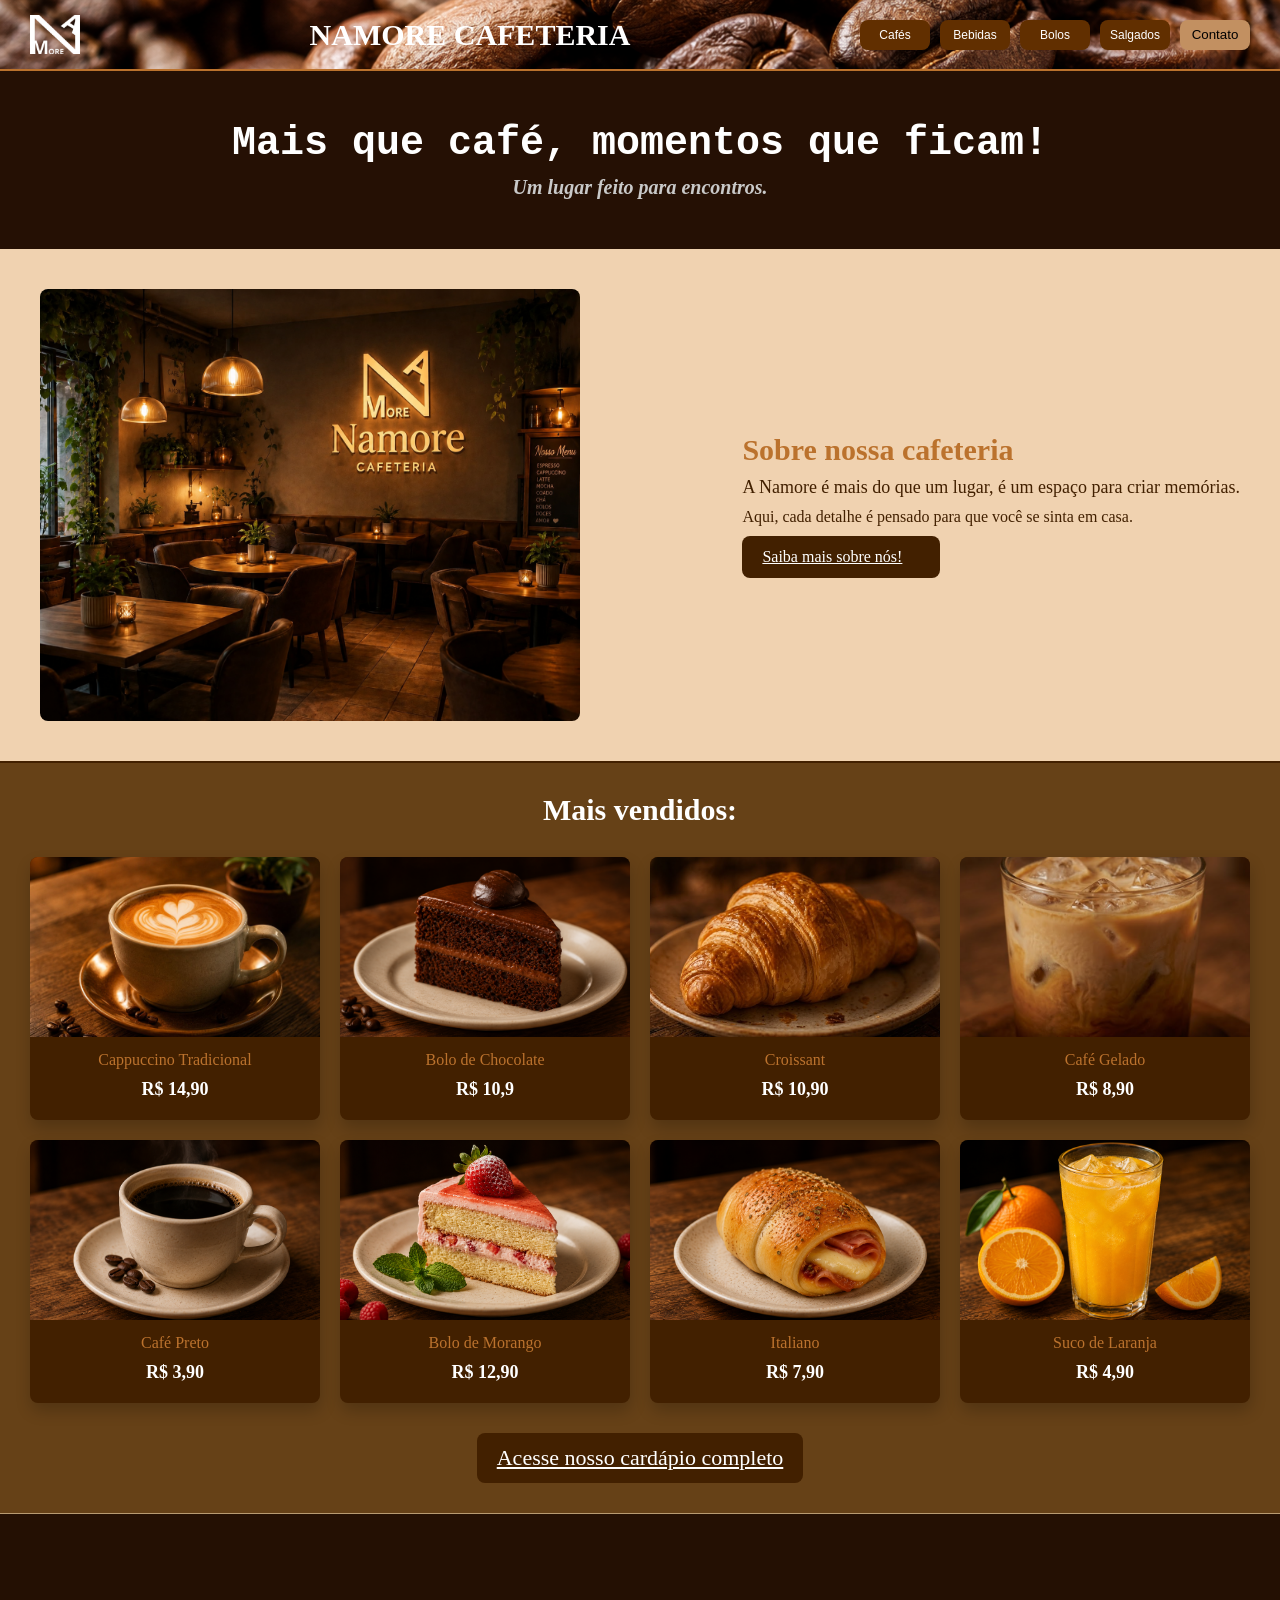
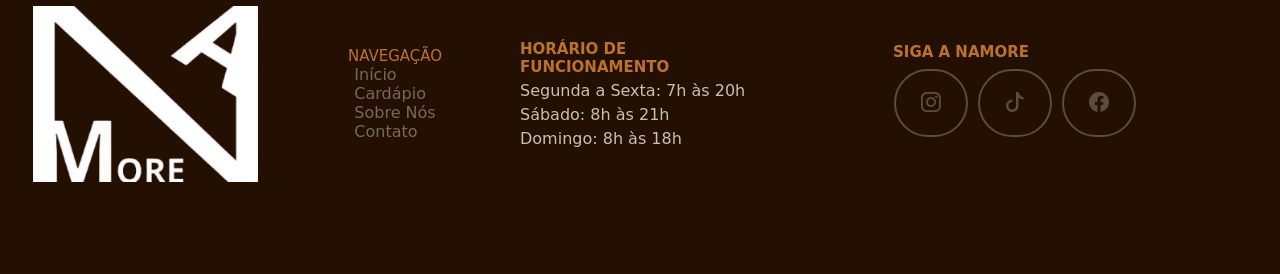
<file: index.html>
<!DOCTYPE html>
<html lang="pt-br">
<head>
    <meta charset="UTF-8">
    <meta name="viewport" content="width=device-width, initial-scale=1.0">
    <title>Namore Cafeteria</title>
    <link rel="stylesheet" href="index/style.css">
    <link rel="stylesheet" href="sobre/style-sobre.css">
    <link rel="stylesheet" href="https://cdn.jsdelivr.net/npm/bootstrap-icons@1.11.3/font/bootstrap-icons.min.css">
    <meta property="og:description" content="Um espaço aconchegante para viver momentos especiais com cafés, doces e boas conversas.">
    <meta property="og:type" content="website">
    <meta name="twitter:card" content="summary_large_image">
    <meta property="og:image" content="https://i.ibb.co/7dNnGS3p/logo-namore.png">
    <link rel="icon" type="image/png" href="index/img/logo-namore.png">

</head>
<body>

    <header>
        <div class="logo-nome">
            <img id="logo-cafeteria" src="index/img/logo-namore.png" alt="Logo Namore Cafeteria">
        </div>

        <h1 id="nome-cafeteria">NAMORE CAFETERIA</h1>

        <div class="botoes">
            <a href="#catalogo-produtos"><button class="botao-produto">Cafés</button></a>
            <a href="#catalogo-produtos"><button class="botao-produto">Bebidas</button></a>
            <a href="#catalogo-produtos"><button class="botao-produto">Bolos</button></a>
            <a href="#catalogo-produtos"><button class="botao-produto">Salgados</button></a>
            <a href="contato.html"><button class="botao-contato">Contato</button></a>
        </div>
    </header>

    <section class="frases">
        <h2 id="frase-principal">Mais que café, momentos que ficam!</h2>
        <h3 id="frase-secundaria">Um lugar feito para encontros.</h3>
    </section>

    <main>
        <section class="sobre">
            <img id="imagem-namore" src="index/img/sobre-namore.png" alt="Imagem da cafeteria Namore">
            <div class="descricao">
                <h3>Sobre nossa cafeteria</h3>
                <p id="p-descricao-cafe">A Namore é mais do que um lugar, é um espaço para criar memórias.</p>
                <p id="p-descricao-detalhe">Aqui, cada detalhe é pensado para que você se sinta em casa.</p>
                <a href="sobre-nos.html" class="link-botao">Saiba mais sobre nós!</a>
            </div>
        </section>

        <section class="ctlg">
            <h3 id="catalogo-produtos">Mais vendidos:</h3>
            <section class="card-produtos">

                <div class="cards">
                    <img class="imagem-catalogo" src="index/img/cappuccino.jpeg" alt="Cappuccino Tradicional">
                    <p class="descricao-produto">Cappuccino Tradicional</p>
                    <p class="preco-produto">R$ 14,90</p>
                </div>

                <div class="cards">
                    <img class="imagem-catalogo" src="index/img/bolo.png" alt="Bolo de Chocolate">
                    <p class="descricao-produto">Bolo de Chocolate</p>
                    <p class="preco-produto">R$ 10,9</p>
                </div>

                <div class="cards">
                    <img class="imagem-catalogo" src="index/img/salgado.png" alt="Croissant">
                    <p class="descricao-produto">Croissant</p>
                    <p class="preco-produto">R$ 10,90</p>
                </div>

                <div class="cards">
                    <img class="imagem-catalogo" src="index/img/bebida.png" alt="Café Gelado">
                    <p class="descricao-produto">Café Gelado</p>
                    <p class="preco-produto">R$ 8,90</p>
                </div>

                <div class="cards">
                    <img class="imagem-catalogo" src="index/img/cafepreto.png" alt="Café Preto">
                    <p class="descricao-produto">Café Preto</p>
                    <p class="preco-produto">R$ 3,90</p>
                </div>

                <div class="cards">
                    <img class="imagem-catalogo" src="index/img/bolo2.png" alt="Bolo de Morango">
                    <p class="descricao-produto">Bolo de Morango</p>
                    <p class="preco-produto">R$ 12,90</p>
                </div>

                <div class="cards">
                    <img class="imagem-catalogo" src="index/img/italiano.png" alt="Italiano">
                    <p class="descricao-produto">Italiano</p>
                    <p class="preco-produto">R$ 7,90</p>
                </div>

                <div class="cards">
                    <img class="imagem-catalogo" src="index/img/sucolaranja.png" alt="Suco de Laranja">
                    <p class="descricao-produto">Suco de Laranja</p>
                    <p class="preco-produto">R$ 4,90</p>
                </div>
            </section>
            <a href="cardapio.html" id="botao-produtos">Acesse nosso cardápio completo</a>
        </section>
    </main>

    <footer class="rodape">
        <div id="logo-rodape">
            <img src="index/img/logo-namore.png" alt="">
        </div>

        <div id="nav-rodape">
            <h3>NAVEGAÇÃO</h3>
            <ul>
                <a href="index.html"><li>Início</li></a>
                <a href="cardapio.html"><li>Cardápio</li></a>
                <a href="sobre-nos.html"><li>Sobre Nós</li></a>
                <a href="contato.html"><li>Contato</li></a>
            </ul>
        </div>

        <div id="infos-rodape">
        <div id="nav-infos">
            <h3>HORÁRIO DE FUNCIONAMENTO</h3>
            <ul>
                <li>Segunda a Sexta: 7h às 20h</li>
                <li>Sábado: 8h às 21h</li>
                <li>Domingo: 8h às 18h</li>
            </ul>
        </div>
        </div>
        
        <div id="redes-sociais">
            <h3>SIGA A NAMORE</h3>
            <div id="icon-redes">
                <ul>
                    <a href="https://www.instagram.com" target="_blank"><li><i class="bi bi-instagram"></i></li></a>
                    <a href="https://www.tiktok.com/" target="_blank"><li><i class="bi bi-tiktok"></i></li></a>
                    <a href="https://www.facebook.com" target="_blank"><li><i class="bi bi-facebook"></i></li></a>
                </ul>
            </div>           
        </div>
    </footer>   
</div>


</body>
</html>
</file>
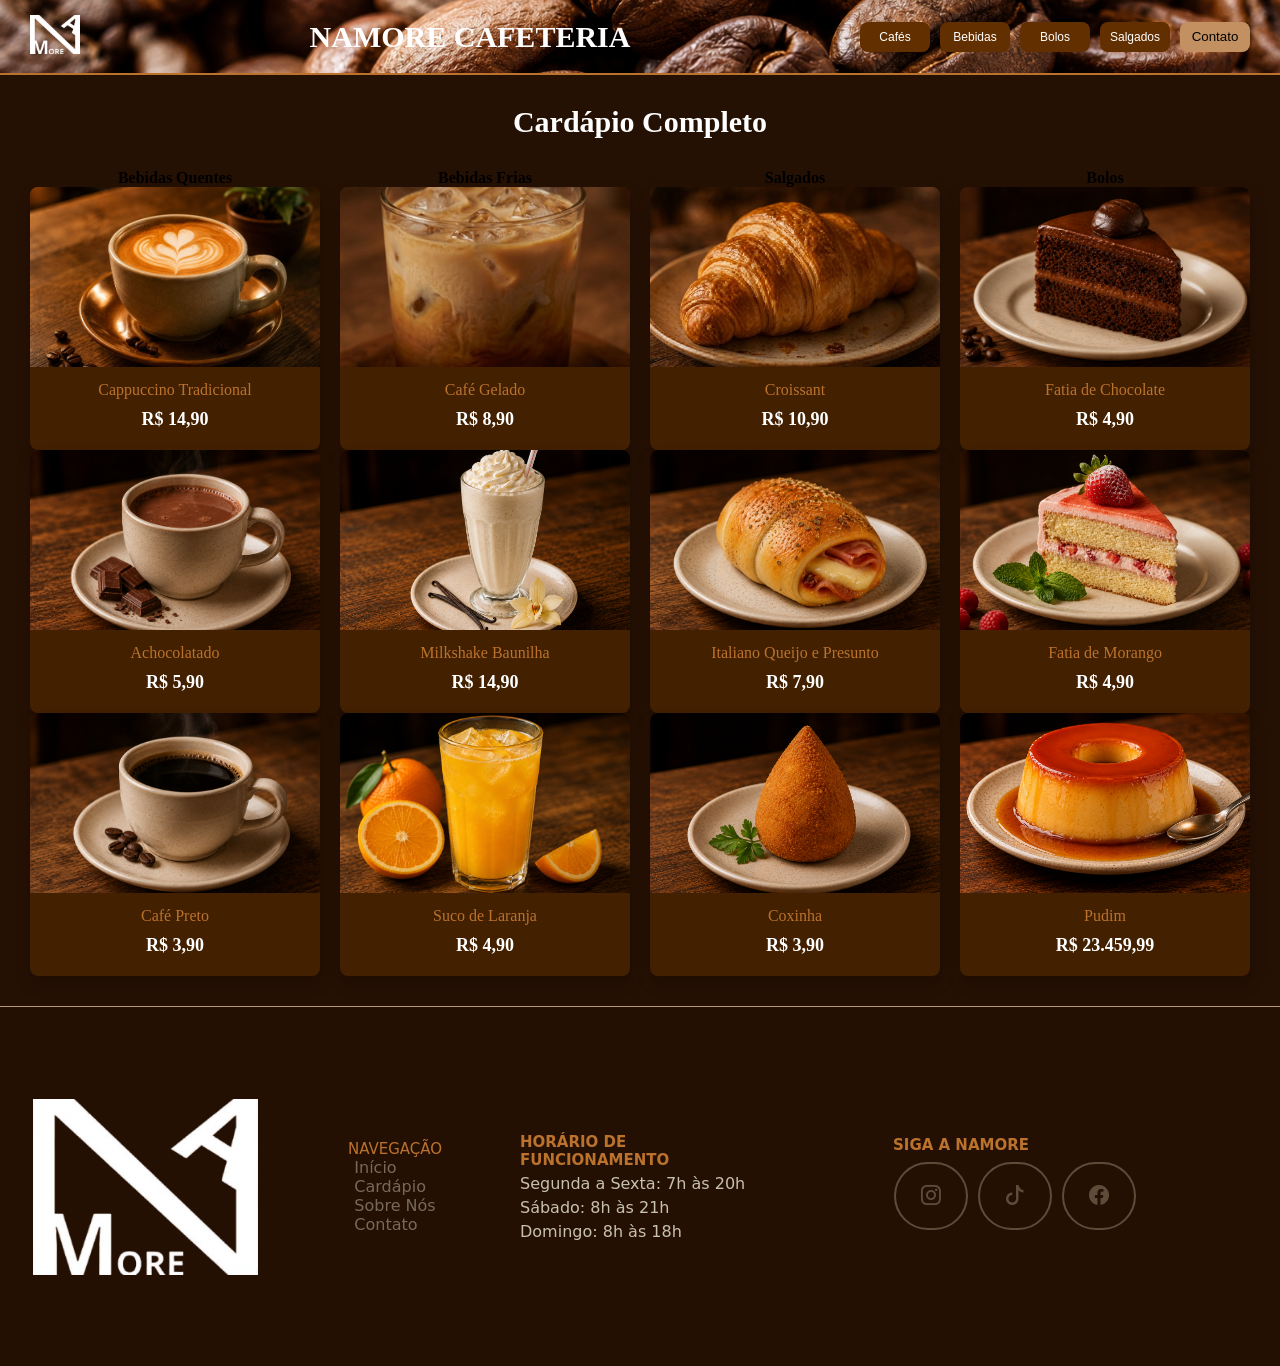
<file: cardapio.html>
<!DOCTYPE html>
<html lang="pt-br">
<head>
    <meta charset="UTF-8">
    <meta name="viewport" content="width=device-width, initial-scale=1.0">
    <title>Cardápio - Namore Cafeteria</title>
    <link rel="stylesheet" href="index/style.css">
    <link rel="stylesheet" href="sobre/style-sobre.css">
    <link rel="stylesheet" href="https://cdn.jsdelivr.net/npm/bootstrap-icons@1.11.3/font/bootstrap-icons.min.css">
    <meta property="og:description" content="Um espaço aconchegante para viver momentos especiais com cafés, doces e boas conversas.">
    <meta property="og:type" content="website">
    <meta name="twitter:card" content="summary_large_image">
    <meta property="og:image" content="https://i.ibb.co/7dNnGS3p/logo-namore.png">
    <link rel="icon" type="image/png" href="index/img/logo-namore.png">
</head>
<body>
    
<header>
        <div class="logo-nome">
            <a href="index.html"><img id="logo-cafeteria" src="index/img/logo-namore.png" alt="Logo Namore Cafeteria"></a>
        </div>

        <h1 id="nome-cafeteria">NAMORE CAFETERIA</h1>

        <div class="botoes">
            <a href="#catalogo-produtos"><button class="botao-produto">Cafés</button></a>
            <a href="#catalogo-produtos"><button class="botao-produto">Bebidas</button></a>
            <a href="#catalogo-produtos"><button class="botao-produto">Bolos</button></a>
            <a href="#catalogo-produtos"><button class="botao-produto">Salgados</button></a>
            <a href="contato.html"><button class="botao-contato">Contato</button></a>
        </div>
    </header>

    
    <section class="ctlg">
            <h3 id="catalogo-produtos">Cardápio Completo</h3>
            <div class="elementos">
            </div>
            <section class="card-produtos">
                <div class="card-bebida-quente">
                    <h4>Bebidas Quentes</h4>
                    <div>
                        <div class="cards">
                            <img class="imagem-catalogo" src="cardapio/img/cappuccino.jpeg" alt="Cappuccino Tradicional">
                            <p class="descricao-produto">Cappuccino Tradicional</p>
                            <p class="preco-produto">R$ 14,90</p>
                        </div>

                        <div class="cards">
                            <img class="imagem-catalogo" src="cardapio/img/bebidaquentechocolate.png" alt="Achocolatado">
                            <p class="descricao-produto">Achocolatado</p>
                            <p class="preco-produto">R$ 5,90</p>
                        </div>

                        <div class="cards">
                            <img class="imagem-catalogo" src="cardapio/img/cafepreto.png" alt="Café Preto">
                            <p class="descricao-produto">Café Preto</p>
                            <p class="preco-produto">R$ 3,90</p>
                        </div>
                    </div>
                </div>

                <div class="card-bebida-fria">
                    <h4>Bebidas Frias</h4>
                    <div class="cards">
                        <img class="imagem-catalogo" src="cardapio/img/bebida.png" alt="Café Gelado">
                        <p class="descricao-produto">Café Gelado</p>
                        <p class="preco-produto">R$ 8,90</p>
                    </div>

                    <div class="cards">
                        <img class="imagem-catalogo" src="cardapio/img/milkshakebaunilha.png" alt="Milkshake de Baunilha">
                        <p class="descricao-produto">Milkshake Baunilha</p>
                        <p class="preco-produto">R$ 14,90</p>
                    </div>
                    <div class="cards">
                        <img class="imagem-catalogo" src="cardapio/img/sucolaranja.png" alt="Suco de Laranja">
                        <p class="descricao-produto">Suco de Laranja</p>
                        <p class="preco-produto">R$ 4,90</p>
                    </div>
                </div>

                <div class="card-salgado">
                    <h4>Salgados</h4>
                    <div class="cards">
                        <img class="imagem-catalogo" src="cardapio/img/salgado.png" alt="Croissant">
                        <p class="descricao-produto">Croissant</p>
                        <p class="preco-produto">R$ 10,90</p>
                    </div>

                    <div class="cards">
                        <img class="imagem-catalogo" src="cardapio/img/italiano.png" alt="Italiano (Joelho)">
                        <p class="descricao-produto">Italiano Queijo e Presunto</p>
                        <p class="preco-produto">R$ 7,90</p>
                    </div>
                    <div class="cards">
                        <img class="imagem-catalogo" src="cardapio/img/coxinha.png" alt="Cozinha">
                        <p class="descricao-produto">Coxinha</p>
                        <p class="preco-produto">R$ 3,90</p>
                    </div>
                </div>

                <div class="card-bolo">
                    <h4>Bolos</h4>
                    <div class="cards">
                        <img class="imagem-catalogo" src="cardapio/img/bolo.png" alt="Fatia Chocolate">
                        <p class="descricao-produto">Fatia de Chocolate</p>
                        <p class="preco-produto">R$ 4,90</p>
                    </div>

                    <div class="cards">
                        <img class="imagem-catalogo" src="cardapio/img/bolo2.png" alt="Fatia Morango">
                        <p class="descricao-produto">Fatia de Morango</p>
                        <p class="preco-produto">R$ 4,90</p>
                    </div>

                    <div class="cards">
                        <img class="imagem-catalogo" src="cardapio/img/pudim.png" alt="Pudim">
                        <p class="descricao-produto">Pudim</p>
                        <p class="preco-produto">R$ 23.459,99</p>
                    </div>
                </div>
            </section>
        </section>

    <footer class="rodape">
        <div id="logo-rodape">
            <img src="index/img/logo-namore.png" alt="">
        </div>

        <div id="nav-rodape">
            <h3>NAVEGAÇÃO</h3>
            <ul>
                <a href="index.html"><li>Início</li></a>
                <a href="cardapio.html"><li>Cardápio</li></a>
                <a href="sobre-nos.html"><li>Sobre Nós</li></a>
                <a href="contato.html"><li>Contato</li></a>
            </ul>
        </div>

        <div id="infos-rodape">
        <div id="nav-infos">
            <h3>HORÁRIO DE FUNCIONAMENTO</h3>
            <ul>
                <li>Segunda a Sexta: 7h às 20h</li>
                <li>Sábado: 8h às 21h</li>
                <li>Domingo: 8h às 18h</li>
            </ul>
        </div>
        </div>
        
        <div id="redes-sociais">
            <h3>SIGA A NAMORE</h3>
            <div id="icon-redes">
                <ul>
                    <a href="https://www.instagram.com" target="_blank"><li><i class="bi bi-instagram"></i></li></a>
                    <a href="https://www.tiktok.com/" target="_blank"><li><i class="bi bi-tiktok"></i></li></a>
                    <a href="https://www.facebook.com" target="_blank"><li><i class="bi bi-facebook"></i></li></a>
                </ul>
            </div>           
        </div>
    </footer>
</div>

</body>
</html>
</file>
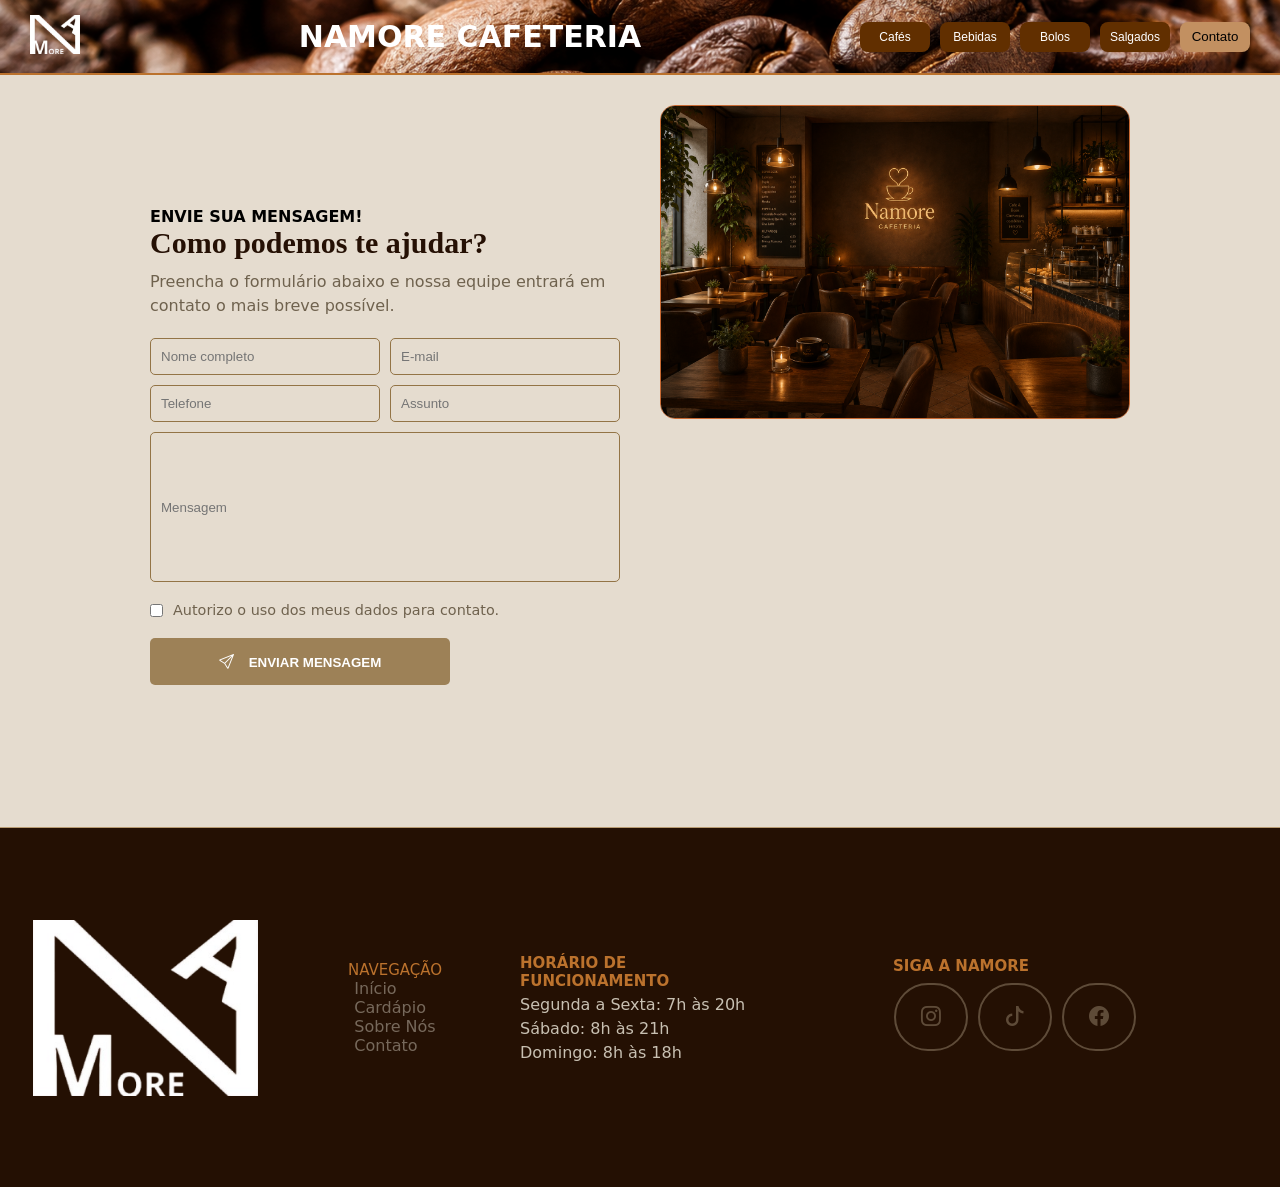
<file: contato.html>
<!DOCTYPE html>
<html lang="pt-br">
<head>
    <meta charset="UTF-8">
    <meta name="viewport" content="width=device-width, initial-scale=1.0">
    <title>Fale com a Cafeteria Namore</title>
    <link rel="stylesheet" href="index/style.css">
    <link rel="stylesheet" href="sobre/style-sobre.css">
    <link rel="stylesheet" href="https://cdn.jsdelivr.net/npm/bootstrap-icons@1.11.3/font/bootstrap-icons.min.css">
    <meta property="og:description" content="Um espaço aconchegante para viver momentos especiais com cafés, doces e boas conversas.">
    <meta property="og:type" content="website">
    <meta name="twitter:card" content="summary_large_image">
    <meta property="og:image" content="https://i.ibb.co/7dNnGS3p/logo-namore.png">
    <link rel="icon" type="image/png" href="index/img/logo-namore.png">

</head>
<body class="formulario-body">
    <header>
        <div class="logo-nome">
            <a href="index.html"><img id="logo-cafeteria" src="index/img/logo-namore.png" alt="Logo Namore Cafeteria"></a>
        </div>

        <h1 id="nome-cafeteria">NAMORE CAFETERIA</h1>

        <div class="botoes">
            <a href="#catalogo-produtos"><button class="botao-produto">Cafés</button></a>
            <a href="#catalogo-produtos"><button class="botao-produto">Bebidas</button></a>
            <a href="#catalogo-produtos"><button class="botao-produto">Bolos</button></a>
            <a href="#catalogo-produtos"><button class="botao-produto">Salgados</button></a>
            <a href="contato.html"><button class="botao-contato">Contato</button></a>
        </div>
    </header>

        <div class="container"> 

        <section class="formulario">
            <div class="form-esq">
                <div id="txt-form">
                    <h4>ENVIE SUA MENSAGEM!</h4>
                    <h3>Como podemos te ajudar?</h3>
                    <p>Preencha o formulário abaixo e nossa equipe entrará em contato o mais breve possível.</p>
                </div>    

                <div id="forms">
                    <div id="form-linha">
                        <input type="text" placeholder="Nome completo" name="nome" id="form">
                        <input type="text" placeholder="E-mail" name="email" id="form">
                    </div>    

                    <div id="form-linha">
                        <input type="text" placeholder="Telefone" name="tel" id="form">
                        <input type="text" placeholder="Assunto" name="assunto" id="form">
                    </div>
                    <div id="form-linha" class="form-area" >
                        <input type="text" placeholder="Mensagem" name="msg" id="form">
                    </div>
                    
                    <div class="checkbox-line">
                        <input type="checkbox" name="" id="">
                        <p>Autorizo o uso dos meus dados para contato.  </p>
                    </div>

                    <div id="form-linha">
                        <button id="enviar-msg"><i class="bi bi-send"></i>ENVIAR MENSAGEM</button>
                    </div>
                </div>
            

            </div>
            <div class="form-dir">
                <div id="form-img">
                    <img src="sobre/img-sobre/cafeteria-namore.png" alt="">
                </div>
                <div class="mapa">
                    <iframe class ="mapa" src="https://www.google.com/maps/embed?pb=!1m18!1m12!1m3!1d3675.4440674554194!2d-43.12559932489974!3d-22.896986179262004!2m3!1f0!2f0!3f0!3m2!1i1024!2i768!4f13.1!3m3!1m2!1s0x9983db3ec4f5d1%3A0xc3a8e6eec9b55efa!2sSenac%20Niter%C3%B3i!5e0!3m2!1spt-BR!2sbr!4v1780336395350!5m2!1spt-BR!2sbr" width="600" height="450" style="border:0;" allowfullscreen="" loading="lazy" referrerpolicy="no-referrer-when-downgrade"></iframe>
                </div>
                
            </div>
        </section>

    </div>

    <footer class="rodape">
        <div id="logo-rodape">
            <img src="index/img/logo-namore.png" alt="">
        </div>

        <div id="nav-rodape">
            <h3>NAVEGAÇÃO</h3>
            <ul>
                <a href="index.html"><li>Início</li></a>
                <a href="cardapio.html"><li>Cardápio</li></a>
                <a href="sobre-nos.html"><li>Sobre Nós</li></a>
                <a href="contato.html"><li>Contato</li></a>
            </ul>
        </div>

        <div id="infos-rodape">
        <div id="nav-infos">
            <h3>HORÁRIO DE FUNCIONAMENTO</h3>
            <ul>
                <li>Segunda a Sexta: 7h às 20h</li>
                <li>Sábado: 8h às 21h</li>
                <li>Domingo: 8h às 18h</li>
            </ul>
        </div>
        </div>
        
        <div id="redes-sociais">
            <h3>SIGA A NAMORE</h3>
            <div id="icon-redes">
                <ul>
                    <a href="https://www.instagram.com" target="_blank"><li><i class="bi bi-instagram"></i></li></a>
                    <a href="https://www.tiktok.com/" target="_blank"><li><i class="bi bi-tiktok"></i></li></a>
                    <a href="https://www.facebook.com" target="_blank"><li><i class="bi bi-facebook"></i></li></a>
                </ul>
            </div>           
        </div>
    </footer>

<div id="alerta-sucesso" class="alerta-escondido">
    <div class="alerta-conteudo">
        <i class="bi bi-check-circle-fill icone-sucesso"></i>
        <h3>Mensagem Enviada!</h3>
        <p>Sua mensagem foi enviada com sucesso. Em breve entraremos em contato!</p>
        <button id="fechar-alerta">OK</button>
    </div>
</div>

<script>
    const btnEnviar = document.getElementById('enviar-msg');
    const modalAlerta = document.getElementById('alerta-sucesso');
    const btnFechar = document.getElementById('fechar-alerta');

    btnEnviar.addEventListener('click', function(event) {
        event.preventDefault(); 
        
        modalAlerta.classList.add('mostrar');

        setTimeout(function() {
            modalAlerta.classList.remove('mostrar');
        }, 5000); 
    });

    btnFechar.addEventListener('click', function() {
        modalAlerta.classList.remove('mostrar');
    });
</script>

</body>
</html>
</file>
<file: index/style.css>
* {
    margin: 0;
    padding: 0;
    box-sizing: border-box;
}

/* Tags */
body {
    background-color: #1f0f00;
    font-family: 'Trebuchet MS', Arial, sans-serif;
    scroll-behavior: smooth;
}

header {
    background-image: url('img/graos.png');
    background-size: cover;
    background-position: center;
    border-bottom: 2px solid #bb722d;
    display: flex;
    justify-content: space-between;
    align-items: center;
    padding: 15px 30px;
}

main {
    background-color: #664117;
}

footer {
    background-color: #1f0f00;
    padding: 20px;
}

h3 {
    font-size: 30px;
    color: #bb722d;
}

/* Classes */
.logo-nome {
    display: flex;
    align-items: center;
}

.botoes {
    display: flex;
    gap: 10px;
}

.frases {
    display: flex;
    flex-direction: column;
    align-items: center;
    margin: 50px 20px;
    text-align: center;
}

.sobre {
    background-color: rgb(240, 210, 176);
    border-bottom: 2px solid #422000;
    display: flex;
    align-items: center;
    justify-content: space-between;
    padding: 40px;
    gap: 40px;
}

.descricao {
    display: flex;
    flex-direction: column;
    gap: 10px;
}

.ctlg {
    text-align: center;
    padding: 30px;
}

.card-produtos {
    display: grid;
    grid-template-columns: repeat(4, 1fr);
    gap: 20px;
    margin-top: 30px;
}

.cards {
    background-color: #422000;
    border-radius: 8px;
    overflow: hidden;
    box-shadow: 1px 8px 16px rgba(0, 0, 0, 0.2);
    transition: transform 0.3s ease;
}

.cards:hover {
    transform: translateY(-5px);
}

.imagem-catalogo {
    width: 100%;

    height: 180px;

    object-fit: cover;
}

.descricao-produto {
    font-size: 16px;
    color: #bb722d;
    margin-top: 10px;
}

.preco-produto {
    font-size: 18px;
    color: white;
    font-weight: bold;
    margin: 10px 0 20px;
}

.informacoes {
    background-color: #301700;
    display: flex;
    justify-content: space-between;
    gap: 40px;
    padding: 50px;
    border-radius: 8px;
}

.informacoes-navegacao {
    display: flex;
    flex-direction: column;
    gap: 15px;
}

.informacoes-social {
    display: flex;
    flex-direction: column;
    gap: 15px;
}

.informacoes-contato {
    display: flex;
    flex-direction: column;
    gap: 10px;
    color: white;
}

.inf {
    margin-bottom: 15px;
}

.botao-navegacao {
    color: #dbdbdb;
    transition: color 0.3s ease;
}

.botao-navegacao:hover {
    color: white;
}

.botao-social {
    color: #dbdbdb;
    transition: color 0.3s ease;
}

.botao-social:hover {
    color: white;
}

.link-botao {
    display: inline-block;
    background-color: #422000;
    color: white;
    width: 198px;
    border: none;
    border-radius: 8px;
    padding: 12px 20px;
    cursor: pointer;
    transition: background-color 0.3s ease;
}

.link-botao:hover {
    background-color: #874000;
}

.botao-produto {
    font-size: 12px;
    width: 70px;
    height: 30px;
    color: white;
    background-color: #612f00;
    border: none;
    border-radius: 8px;
    cursor: pointer;
    transition: background-color 0.3s ease;
}

.botao-produto:hover {
    background-color: #874000;
}

/* IDs */

.botao-contato {
    width: 70px;
    height: 30px;
    border: none;
    border-radius: 8px;
    background-color: #c29061;
    color: rgb(0, 0, 0);
    cursor: pointer;
    transition: background-color 0.3s ease;
}

#botao-contato:hover {
    background-color: #6b4a2d;
    color: whitesmoke;
}

#logo-cafeteria {
    width: 50px;
    height: auto;
}

#nome-cafeteria {
    color: white;
    font-size: 30px;
}

#frase-principal {
    color: white;
    font-size: 40px;
    font-family: monospace;
}

#frase-secundaria {
    color: rgb(201, 201, 201);
    font-size: 20px;
    font-style: italic;
    margin-top: 10px;
}

#imagem-namore {
    width: 45%;
    border-radius: 8px;
}

#p-descricao-cafe {
    font-size: 18px;
    color: #422000;
}

#p-descricao-detalhe {
    font-size: 16px;
    color: #422000;
}

#catalogo-produtos {
    color: white;
    margin-bottom: 10px;
}

#botao-produtos {
    display: inline-block;
    background-color: #422000;
    color: white;
    border: none;
    border-radius: 8px;
    padding: 12px 20px;
    margin-top: 30px;
    cursor: pointer;
    transition: background-color 0.3s ease;
    font-size: 22px;
    font-family: Georgia, serif;
}

#botao-produtos:hover {
    background-color: #874000;
}

#botao-sobre {
    display: inline-block;
    background-color: #422000;
    color: white;
    border: none;
    border-radius: 8px;
    padding: 12px 20px;
    cursor: pointer;
    transition: background-color 0.3s ease;
}

#botao-sobre:hover {
    background-color: #874000;
}

/* Responsividade */

@media (max-width: 1024px) {

    .card-produtos {
        grid-template-columns: repeat(2, 1fr);
    }

    .sobre {
        flex-direction: column;

        text-align: center;
    }

    #imagem-namore {
        width: 100%;
    }

    .informacoes {
        flex-direction: column;

        text-align: center;
    }
}

@media (max-width: 768px) {

    header {
        flex-direction: column;

        gap: 20px;
    }

    .botoes {
        flex-wrap: wrap;

        justify-content: center;
    }

    .card-produtos {
        grid-template-columns: 1fr;
    }

    #nome-cafeteria {
        text-align: center;
    }

    #frase-principal {
        font-size: 30px;
    }

    #frase-secundaria {
        font-size: 18px;
    }

    h3 {
        font-size: 24px;
    }
}
</file>
<file: sobre/style-sobre.css>
body{
    background-color: #251004;
    margin: 0 auto !important;
font-family: "Palatino Linotype", "Book Antiqua", Palatino, serif;
    
}

.sobre-nos{
    background-image: 

    url(https://i.ibb.co/mVFFkJDJ/background-sobre.png);
    
    background-size: cover;
    background-color: #302e2e54;
    display: flex;
    align-items: center;
    box-shadow:
  0px 8px 15px -5px rgba(0, 0, 0, 1);
}

.sobre-nos h1{
    font-weight: lighter;
}

#txt-sobre{
    margin: 20vh;
    z-index: 1;
    padding: 90px;
    text-shadow: 2px 2px 9px #000000;
    border-radius: 90px;
}

#txt-sobre h1{
    color: #fff;   
    font-size: 90px;
    z-index: 1;
    margin-bottom: -20px;
}

#txt-sobre p{
    color: #fff;
    font-size: 22px;
    text-align: left;
    width: 80%;
    font-family: sans-serif;
}

#txt-sobre button{
    width: 220px;
    height: 40px;
    background-color: #6f624e;
    border: none;
    border-radius: 9px;
    cursor: pointer;    
    margin: 5px;
    color: #fff;
    font-weight: lighter;
    font-size: 15px;
}

#txt-sobre button:hover{
    scale: 1.05;
    transition: 0.6s;
}


#nossa-historia{
    background-color: #F6EFE8;
    height: 100vh;  
    display: flex;
    align-items: center;
    width: 100%;
}

#txt-nossa-historia{
    width: 50%;
    margin: 15%;
}    
#txt-nossa-historia p{
    font-size: 17px;
    width: 100%;    
    text-align: justify;
    font-family: sans-serif;

}

#txt-nossa-historia h3{
    color: #251004;
    font-size: 50px;
    width: 100%;
    margin-bottom: 15px;
    text-align: left;
}

#img-nossa-historia{
    width: 50%;
}

#img-nossa-historia img{
    border-radius: 30px;
    width: 450px;
    margin-top: 30px;  
    margin-right: 150px;
}

#ns{
    color:  #b89b72;
}

#linha {
    margin-top: -6  0px !important;
}

.nossos-valores{
    background-color: #ecd9c7;
    align-items: center;
    justify-content: center;
    display: flex;
    flex-direction: column;
    height: 50vh;

}

.nossos-valores p{

}

.nossos-valores h4{
    font-size: 22px;
    text-align: center;
    padding-top: 30px;
}

.nossos-valores h3{
    margin-top: -2px;
    color: #3e372c;
}

#valores{
    display: flex;
    align-items: center;
    justify-content: center;
    margin: 0 auto;
}

#titulo-valores{
}

#valores .box{
    width: 250px;
    margin: 50px;
    margin-top: 20px;
}

#valores .box{
    text-align: center;
}

.box h3{
    font-size: 32px;
}
.box p{
    font-size: 18px;
}
#box img{
    width: 190px;
}

.bi-flower1{
    font-size: 25px;
    color:  #b89b72;
}

i{
    color: #4d2109;
    z-index: 1;
    font-size: 35px;
}

#divisoria-horizontal{
    display: flex;
}

.divider{
    display: flex;
    align-items: center;
    gap: 15px;
}

.divider::before,
.divider::after{
    content: "";
    width: 80px;
    height: 2px;
    background-color: #b89b72;
}

.divider span{
    color: #b89b72;
    font-size: 18px;
}

/*---*/

.divider2{
    display: flex;
    align-items: center;
    justify-content: center;
    gap: 15px;
    margin: -10px 0;
}

.divider22::before,
.divider2::after{
    content: "";
    width: 2px;
    height: 150px;
    background-color: #bda5848a;
}

.divider2 span{
    color: #b89b72;
    font-size: 18px;
}

.container{
    width: 1080px !important;
    max-width: 1200px!important;      
    margin: 0 auto!important;         
    padding: 0 20px!important;
}

.nossa-promessa{
    background-image: url(https://i.ibb.co/Q4d7Xdm/fachada-loja2.png);
    background-size: cover;    
    height: 50vh;
    align-items: center;
    justify-content: center;
    display: flex;
    flex-direction: column;

}

#txt-promessa {
    color: #e4e4e4;
    width: 50%;     
    margin-left: 100vh;
    
}

#txt-promessa h3{
    font-size: 38px;
    width: 60%;
    font-weight: lighter;
    margin: 15px 0px;
}

#txt-promessa p{
    font-family: system-ui, -apple-system, BlinkMacSystemFont, 'Segoe UI', Roboto, Oxygen, Ubuntu, Cantarell, 'Open Sans', 'Helvetica Neue', sans-serif;
    width: 55vh;
    font-weight: 400;

}

.rodape{
    background-color: #241003;
    height: 40vh;
    display: flex;
    justify-content: space-between;
    border-top: 1px solid #b89b72;
}

#logo-rodape{
    width: 25%;
    justify-content: center;
    align-items: center;
    display: flex;

}

#logo-rodape img{
    width: 25vh;
}

#nav-rodape{
    width: 25%;
    justify-content: center;
    align-items: center;
    display: flex;
    flex-direction: column;
    color: #b89b72;
    }

#nav-rodape h3{
    font-family: system-ui, -apple-system, BlinkMacSystemFont, 'Segoe UI', Roboto, Oxygen, Ubuntu, Cantarell, 'Open Sans', 'Helvetica Neue', sans-serif;
    font-weight: 500;
    font-size: 15px;
}

#nav-rodape ul{
    list-style-type: none;
}
#nav-rodape li{
    color: #e2dccedc;
    font-family: system-ui, -apple-system, BlinkMacSystemFont, 'Segoe UI', Roboto, Oxygen, Ubuntu, Cantarell, 'Open Sans', 'Helvetica Neue', sans-serif;
    font-weight: 500;
}

#nav-rodape a{
    text-decoration: none;
        opacity: 0.5;

    }

#nav-rodape a:hover{
    cursor: pointer;
    opacity: 1;
    transition: 0.5s;
}
#infos-rodape{
    width: 25%;
    justify-content: center;
    align-items: center;
    display: flex;
    flex-direction: column;
    color: #b89b72;
    }

#nav-infos h3{
    font-family: system-ui, -apple-system, BlinkMacSystemFont, 'Segoe UI', Roboto, Oxygen, Ubuntu, Cantarell, 'Open Sans', 'Helvetica Neue', sans-serif;
    font-size: 15px;
}

#nav-infos li {
    list-style-type: none;
    color: #e2dccedc;
    margin-top: 5px;
    font-family: system-ui, -apple-system, BlinkMacSystemFont, 'Segoe UI', Roboto, Oxygen, Ubuntu, Cantarell, 'Open Sans', 'Helvetica Neue', sans-serif;
    font-weight: 500;
}

#redes-sociais{
    width: 25%;
    justify-content: center;
    align-items: center;
    display: flex;
    flex-direction: column;
    color: #b89b72;
    margin: 90px;
}

#redes-sociais h3{
    font-family: system-ui, -apple-system, BlinkMacSystemFont, 'Segoe UI', Roboto, Oxygen, Ubuntu, Cantarell, 'Open Sans', 'Helvetica Neue', sans-serif;
    font-size: 15px;
    margin-left: -12vh;
    
}

#icon-redes{
    padding: 30px;
}

#icon-redes ul{
    display: flex;
    
}

#icon-redes li {
    list-style-type: none;
    color: #e2dccedc;
    font-family: system-ui, -apple-system, BlinkMacSystemFont, 'Segoe UI', Roboto, Oxygen, Ubuntu, Cantarell, 'Open Sans', 'Helvetica Neue', sans-serif;
}

#icon-redes{

}

#icon-redes i{
    font-size: 20px;
    padding: 20px 25px;
    border: 2px solid #e4d3b4;
    border-radius: 90px;
    margin: 5px;
    color:  #e4d3b4;;
    opacity: 0.3;
}

#icon-redes i:hover{
    opacity: 1;
    transition: 1s;
    scale: 1.1;
}

.formulario-body {
    background-color: #e5dccf;
    font-family: system-ui, -apple-system, BlinkMacSystemFont, 'Segoe UI', Roboto, Oxygen, Ubuntu, Cantarell, 'Open Sans', 'Helvetica Neue', sans-serif;
}

.formulario {
    width: 100%;
    max-width: 1200px; /* Limite máximo para não esticar demais em telas gigantes */
    display: flex;
    margin: 0 auto;
    padding: 30px;
    gap: 40px; /* Espaço entre o formulário e a imagem/mapa */
}

.form-esq {
    width: 50%;
    display: flex;
    flex-direction: column;
    justify-content: center;
}

#txt-form {
    width: 100%;
    margin-bottom: 20px;
}

#txt-form h3 {
    color: #251004;
    font-family: "Palatino Linotype", "Book Antiqua", Palatino, serif;
    margin-bottom: 10px;
}

#txt-form p {
    color: #6f624e;
    line-height: 1.5;
}

#forms {
    width: 100%;
}

#form-linha {
    display: flex;
    width: 100%;
    gap: 10px; /* Espaço entre os inputs */
    margin-bottom: 10px;
}

#form-linha input {
    flex: 1; /* Faz os inputs dividirem o espaço igualmente */
    padding: 10px;
    border: 1px solid #937446;
    border-radius: 5px;
    background-color: transparent;
    outline: none;
}

.form-area input {
    width: 100% !important;
    height: 150px;
}

.checkbox-line {
    display: flex;
    align-items: center;
    padding: 10px 0;
}

.checkbox-line p {
    margin-left: 10px;
    color: #6f624e;
    font-size: 0.9rem;
}

#enviar-msg {
    background-color: #9d8157;
    padding: 15px;
    width: 100%;
    max-width: 300px;
    border: none;
    border-radius: 5px;
    color: #fff;
    font-weight: bold;
    margin-top: 10px;
}

#enviar-msg:hover {
    transform: scale(1.05); /* Transform é a forma mais otimizada de usar scale */
    transition: 0.5s;
    background-color: #6a5028;
    cursor: pointer;
}

#enviar-msg i {
    color: #fff;
    font-size: 15px;
    font-weight: 900;
    margin-right: 15px;
}

.form-dir {
    width: 50%;
    display: flex;
    flex-direction: column;
    gap: 20px;
}

#form-img img {
    width: 100%;
    border-radius: 15px;
    border: 1px solid #c86a34;
    object-fit: cover;
}

iframe {
    border-radius: 30px !important;
    width: 100%;
    height: 350px;
    border: 1px solid #c86a34;
}


@media (max-width: 768px) {
    .container {
    }

    .sobre-nos{
        height: 95vh;
        background-position: -85vh !important;
    }


    #txt-sobre{
        margin: 0 !important;
        padding: none;
        margin-top: 90px !important;
    }

    #txt-sobre h1{
        font-size: 48px !important;
        margin-bottom: none !important;
        text-align: left;
    }

    #txt-sobre p{
        font-size: 18px;
        width: 100%;
        text-align: left;
        padding-top:20px;
        padding-bottom: 20px;
    }


    #txt-sobre button{
    width: 220px;
    height: 40px;
    background-color: #6f624e;
    border: none;
    border-radius: 9px;
    cursor: pointer;    
    margin: -5px;
    color: #fff;
    font-weight: lighter;
    font-size: 15px;
    justify-content: center;
}

    #txt-sobre button:hover{
    scale: 1.05;
    transition: 0.6s;
}



    #nossa-historia{
    background-color: #F6EFE8;
    height: 100vh;  
    display: block !important;
    padding-left: 50px;
    }

#txt-nossa-historia{
    display: block;
    margin: 0 auto;
    width: 100%;
}    
#txt-nossa-historia p{
    font-size: 16px;
    width: 80%;    
    text-align: justify;
    font-family: sans-serif;

}

#txt-nossa-historia h3{
    color: #251004;
    font-size: 40px;
    width: 100% !important;
    text-align: left;
    

}

#img-nossa-historia{
    
}

#img-nossa-historia img{
    width: 35vh;
    margin: 0 auto;
    display: flex;
    align-items: center;
    margin-top: 30px;
}

#ns{
    text-align: left !important;
    color:  #b89b72;
    padding-top: 30px;
    padding-bottom: 5px;
}

#linha {
    margin-top: -2  0px !important;
}

.divider{
    align-items: center;
    gap: 45px;
    margin-top: -15px;
}


.nossos-valores{
    display: flex !important;
    flex-direction: column !important;
    height: 150vh;

}

.nossos-valores p{

}

.nossos-valores h4{
    font-size: 22px;
    text-align: center;
    padding-top: 10px !important;
    padding-bottom: 20px;
    
}

.nossos-valores h3{
    margin-top: 2px !important;
    color: #3e372c;
    padding:5px;
}

#valores{
    display: block !important;
    align-items: center;
    justify-content: center;
    margin: 0 auto;
}

#titulo-valores{
}

#valores .box{
    padding: 5px;
}

#valores .box{
    text-align: center;
}

.box h3{
    font-size: 32px;
}
.box p{
    font-size: 18px;
}
#box img{
    width: 190px;
}

.bi-flower1{
    font-size: 25px;
    color:  #b89b72;
}

i{
    color: #4d2109;
    z-index: 1;
    font-size: 35px;
}

#divisoria-horizontal{
    display: flex;
}

.divider{
    display: flex;
    align-items: center;
    gap: 15px;
}

.divider::before,
.divider::after{
    content: "";
    width: 110px;
    height: 2px;
    background-color: #b89b72;
}

.divider span{
    color: #b89b72;
    font-size: 18px;
}

.divider2{
    display: none;

}
.container{
    width: 100% !important;
    margin: 0 auto!important;         
    padding: 0px 20px!important;
            flex-direction: column; 

}

.nossa-promessa{
    background-image: url(https://i.ibb.co/Q4d7Xdm/fachada-loja2.png);
    background-size: cover;    
    height: 65vh !important;
    display: block !important;
    background-position: -80vh;
    width: 100% !important;
    display: grid !important;
}

#txt-promessa {
    color: #e4e4e4;
    margin: 0 auto !important;  
    width: 80% !important;
    margin-left: 0vh;  
}

#txt-promessa h3{
    font-size: 28px;
    font-weight: bold;
    width: 100%;
    text-align: left;
}

#txt-promessa p{
    font-family: system-ui, -apple-system, BlinkMacSystemFont, 'Segoe UI', Roboto, Oxygen, Ubuntu, Cantarell, 'Open Sans', 'Helvetica Neue', sans-serif;
    font-weight: 400;
    text-align: left;
    width: 100% !important;
    font-size: 14px !important;
    
}

.rodape{
    background-color: #150901;
    height: 60vh;
    display: flex;
    border-top: 1px solid #b89b72;
    width: 100% !important;
    justify-content: center !important;
    flex-direction: column;
}


#logo-rodape{
    width: 100%;
    justify-content: center;
    align-items: center;
}

#logo-rodape img{
    width: 15vh;
}

#nav-rodape{
    display: none;
    }

#nav-rodape h3{
    font-family: system-ui, -apple-system, BlinkMacSystemFont, 'Segoe UI', Roboto, Oxygen, Ubuntu, Cantarell, 'Open Sans', 'Helvetica Neue', sans-serif;
    font-weight: 500;
    margin-bottom: -5px;
    font-size: 15px;
    margin-left: -6vh;
}

#nav-rodape ul{
    list-style-type: none;
}
#nav-rodape li{
    margin-left: -11vh;
    color: #e2dccedc;
    font-family: system-ui, -apple-system, BlinkMacSystemFont, 'Segoe UI', Roboto, Oxygen, Ubuntu, Cantarell, 'Open Sans', 'Helvetica Neue', sans-serif;
    font-weight: 500;
}

#nav-rodape a{
    text-decoration: none;
        opacity: 0.5;

    }

#nav-rodape a:hover{
    cursor: pointer;
    opacity: 1;
    transition: 0.5s;
}
#infos-rodape{
    width: 100%;
    justify-content: center;
    align-items: center;
    display: flex;
    flex-direction: column;
    color: #b89b72;
    }

#nav-infos h3{
    font-family: system-ui, -apple-system, BlinkMacSystemFont, 'Segoe UI', Roboto, Oxygen, Ubuntu, Cantarell, 'Open Sans', 'Helvetica Neue', sans-serif;
    font-size: 15px;
    text-align: center;
}

#nav-infos li {
    list-style-type: none;
    margin-left: -5vh;
    color: #e2dccedc;
    margin-top: 5px;
    font-family: system-ui, -apple-system, BlinkMacSystemFont, 'Segoe UI', Roboto, Oxygen, Ubuntu, Cantarell, 'Open Sans', 'Helvetica Neue', sans-serif;
    font-weight: 500;
    text-align: center;
}

#redes-sociais{
    width: 100%;
    display: flex;
    color: #b89b72;
    margin: 0 auto !important;
}

#redes-sociais h3{
    font-family: system-ui, -apple-system, BlinkMacSystemFont, 'Segoe UI', Roboto, Oxygen, Ubuntu, Cantarell, 'Open Sans', 'Helvetica Neue', sans-serif;
    font-size: 15px;
    margin: 0 auto !important;
    margin-left: 16vh !important;
}

#icon-redes ul{
    display: flex;
    width: 100%;
}

#icon-redes li {
    list-style-type: none;
    color: #e2dccedc;
    font-family: system-ui, -apple-system, BlinkMacSystemFont, 'Segoe UI', Roboto, Oxygen, Ubuntu, Cantarell, 'Open Sans', 'Helvetica Neue', sans-serif;
}

#icon-redes{
    margin: 0 auto !important;
    align-items: center;
    margin-left: 5vh !important;
}

#icon-redes i{
    font-size: 20px;
    padding: 20px 25px;
    border: 2px solid #e4d3b4;
    border-radius: 90px;
    margin: 5px;
    color:  #e4d3b4;
}

@media (max-width: 768px) {
    .formulario {
        flex-direction: column;
        padding: 20px;
        gap: 30px;
    }

    .form-esq, .form-dir {
        width: 100%;
    }

    #form-linha {
        flex-direction: column;
        gap: 10px;
        margin-bottom: 0;
    }

    #form-linha input {
        width: 100%;
        margin-bottom: 10px;
    }

    #enviar-msg {
        max-width: 100%;
    }

    iframe {
        height: 250px;
    }
}



}

/* ========================================= */
/* ESTILOS DO ALERTA (MODAL)                 */
/* ========================================= */

#alerta-sucesso {
    position: fixed;
    top: 0;
    left: 0;
    width: 100vw;
    height: 100vh;
    background-color: rgba(0, 0, 0, 0.6);
    display: flex;
    align-items: center;
    justify-content: center;
    z-index: 9999;
    
    opacity: 0;
    pointer-events: none;
    transition: opacity 0.3s ease;
}

#alerta-sucesso.mostrar {
    opacity: 1;
    pointer-events: auto;
}

.alerta-conteudo {
    background-color: #fff;
    padding: 30px;
    border-radius: 15px;
    text-align: center;
    width: 90%;
    max-width: 400px;
    box-shadow: 0 10px 25px rgba(0,0,0,0.2);
    border-top: 5px solid #9d8157;
    transform: translateY(-20px);
    transition: transform 0.3s ease;
}

#alerta-sucesso.mostrar .alerta-conteudo {
    transform: translateY(0);
}

.icone-sucesso {
    font-size: 50px;
    color: #28a745;
    display: block;
    margin-bottom: 15px;
}

.alerta-conteudo h3 {
    color: #251004;
    font-family: "Palatino Linotype", "Book Antiqua", Palatino, serif;
    margin-bottom: 10px;
    font-size: 1.5rem;
}

.alerta-conteudo p {
    color: #6f624e;
    line-height: 1.5;
    margin-bottom: 20px;
}

#fechar-alerta {
    background-color: #9d8157;
    color: #fff;
    border: none;
    padding: 10px 30px;
    border-radius: 5px;
    font-weight: bold;
    cursor: pointer;
    transition: 0.3s;
}

#fechar-alerta:hover {
    background-color: #6a5028;
    transform: scale(1.05);
}
</file>
